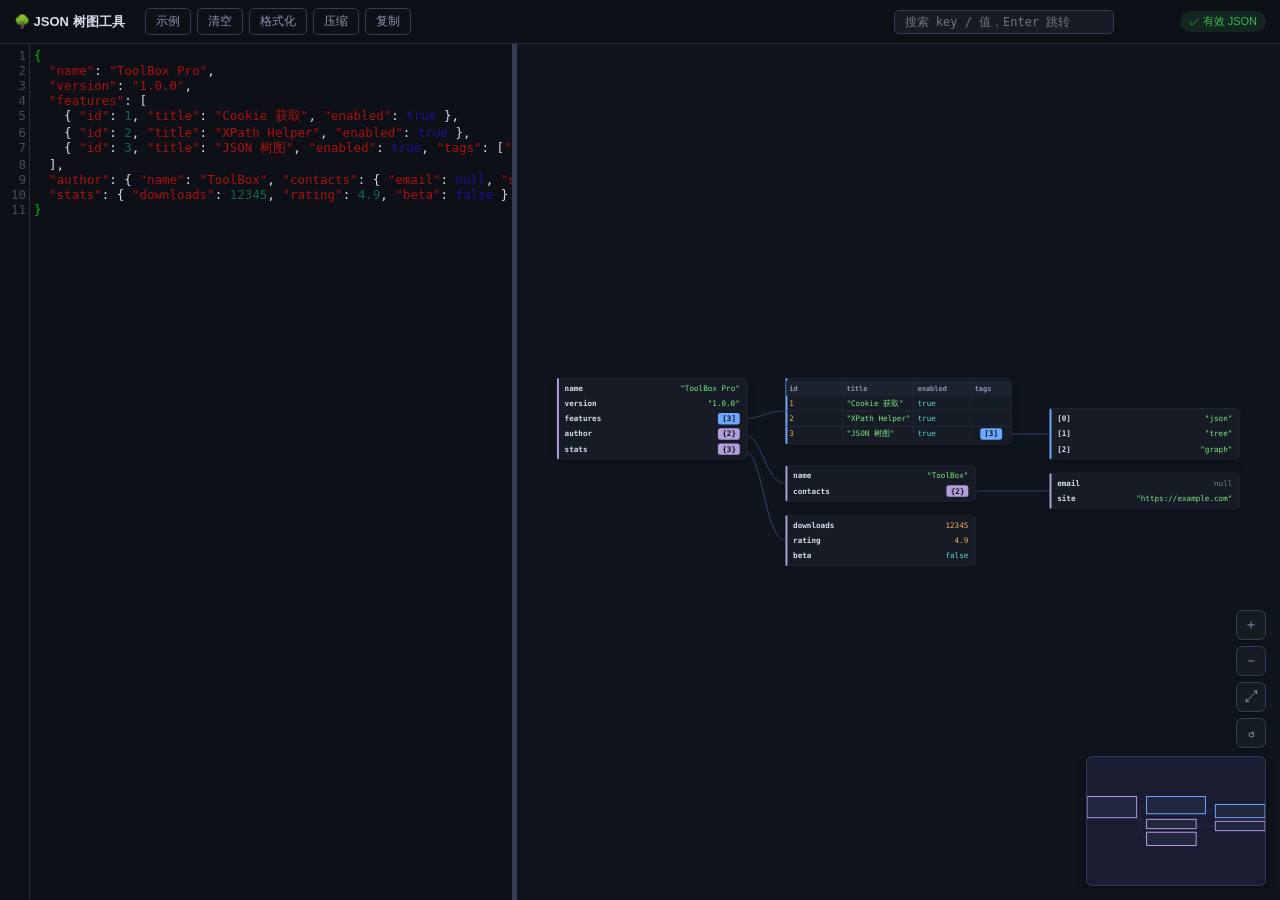
<file: tools/json-tool/index.html>
<!DOCTYPE html>
<html lang="zh-CN">
<head>
  <meta charset="UTF-8">
  <title>JSON 树图工具 - ToolBox Pro</title>
  <link rel="stylesheet" href="../../lib/codemirror/codemirror.css">
  <link rel="stylesheet" href="tool.css">
</head>
<body>
  <header class="jt-toolbar">
    <span class="jt-brand">🌳 JSON 树图工具</span>
    <div class="jt-actions">
      <button id="btn-sample" title="载入示例数据">示例</button>
      <button id="btn-clear" title="清空编辑器">清空</button>
      <button id="btn-format" title="2 空格缩进格式化">格式化</button>
      <button id="btn-minify" title="压缩为一行">压缩</button>
      <button id="btn-copy" title="复制全部内容">复制</button>
    </div>
    <div class="jt-search">
      <input id="search-input" type="text" placeholder="搜索 key / 值，Enter 跳转">
      <span id="search-count"></span>
    </div>
    <span id="validation-status" class="jt-status"></span>
  </header>

  <div class="jt-main">
    <div id="editor-pane"></div>
    <div id="jt-splitter" class="jt-splitter" title="拖动调整分栏宽度"></div>
    <div id="graph-pane">
      <svg id="graph-svg"></svg>
      <div id="graph-empty" class="jt-empty hidden">输入 JSON 后此处显示树图</div>
      <div id="graph-minimap" class="jt-minimap hidden"><svg id="minimap-svg"></svg></div>
      <div class="jt-graph-controls">
        <button id="zoom-in" title="放大">＋</button>
        <button id="zoom-out" title="缩小">－</button>
        <button id="zoom-fit" title="适应画布">⤢</button>
        <button id="zoom-reset" title="重置视图">↺</button>
      </div>
    </div>
  </div>

  <div id="error-bar" class="jt-error-bar hidden"></div>

  <script src="../../lib/codemirror/codemirror.min.js"></script>
  <script src="../../lib/codemirror/mode/javascript/javascript.min.js"></script>
  <script src="../../lib/codemirror/addon/edit/matchbrackets.min.js"></script>
  <script type="module" src="main.js"></script>
</body>
</html>
</file>
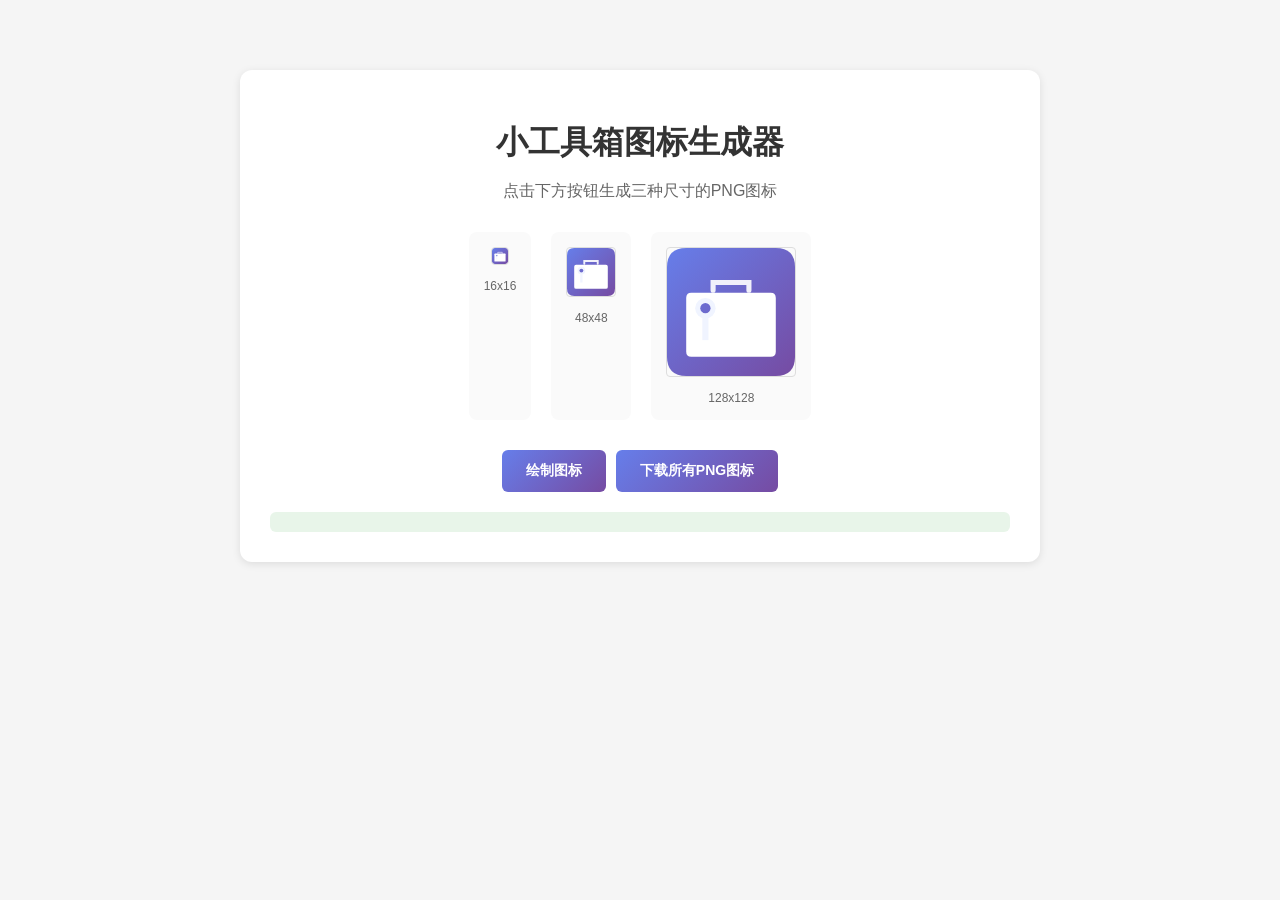
<file: generate-icons.html>
<!DOCTYPE html>
<html lang="zh-CN">
<head>
  <meta charset="UTF-8">
  <meta name="viewport" content="width=device-width, initial-scale=1.0">
  <title>图标生成器 - 小工具箱</title>
  <style>
    body {
      font-family: -apple-system, BlinkMacSystemFont, 'Segoe UI', Roboto, sans-serif;
      max-width: 800px;
      margin: 50px auto;
      padding: 20px;
      background: #f5f5f5;
    }
    .container {
      background: white;
      padding: 30px;
      border-radius: 12px;
      box-shadow: 0 2px 8px rgba(0,0,0,0.1);
    }
    h1 {
      text-align: center;
      margin-bottom: 10px;
      color: #333;
    }
    .description {
      text-align: center;
      color: #666;
      margin-bottom: 30px;
    }
    .canvas-container {
      display: flex;
      flex-wrap: wrap;
      gap: 20px;
      justify-content: center;
      margin: 30px 0;
    }
    .canvas-item {
      text-align: center;
      background: #fafafa;
      padding: 15px;
      border-radius: 8px;
    }
    canvas {
      border: 1px solid #ddd;
      border-radius: 4px;
    }
    .button-group {
      display: flex;
      gap: 10px;
      justify-content: center;
      margin-top: 20px;
    }
    button {
      padding: 12px 24px;
      border: none;
      border-radius: 6px;
      font-size: 14px;
      font-weight: 600;
      cursor: pointer;
      transition: all 0.2s ease;
    }
    .primary-button {
      background: linear-gradient(135deg, #667eea 0%, #764ba2 100%);
      color: white;
    }
    .primary-button:hover {
      transform: translateY(-1px);
      box-shadow: 0 4px 12px rgba(102, 126, 234, 0.4);
    }
    .label {
      display: block;
      margin-top: 10px;
      color: #666;
      font-size: 12px;
    }
    .success {
      text-align: center;
      color: #4caf50;
      font-weight: 600;
      margin-top: 20px;
      padding: 10px;
      background: #e8f5e9;
      border-radius: 6px;
    }
  </style>
</head>
<body>
  <div class="container">
    <h1>小工具箱图标生成器</h1>
    <p class="description">点击下方按钮生成三种尺寸的PNG图标</p>

    <div class="canvas-container">
      <div class="canvas-item">
        <canvas id="canvas16" width="16" height="16"></canvas>
        <span class="label">16x16</span>
      </div>
      <div class="canvas-item">
        <canvas id="canvas48" width="48" height="48"></canvas>
        <span class="label">48x48</span>
      </div>
      <div class="canvas-item">
        <canvas id="canvas128" width="128" height="128"></canvas>
        <span class="label">128x128</span>
      </div>
    </div>

    <div class="button-group">
      <button class="primary-button" onclick="drawIcons()">绘制图标</button>
      <button class="primary-button" onclick="downloadIcons()">下载所有PNG图标</button>
    </div>

    <div id="success" class="success hidden"></div>
  </div>

  <script>
    // 绘制工具箱图标
    function drawToolboxIcon(canvas, size) {
      const ctx = canvas.getContext('2d');
      const scale = size / 128;

      ctx.clearRect(0, 0, size, size);

      // 创建渐变背景
      const gradient = ctx.createLinearGradient(0, 0, size, size);
      gradient.addColorStop(0, '#667eea');
      gradient.addColorStop(1, '#764ba2');
      ctx.fillStyle = gradient;

      // 绘制圆角矩形背景
      const radius = size * 0.15;
      ctx.beginPath();
      ctx.moveTo(radius, 0);
      ctx.lineTo(size - radius, 0);
      ctx.quadraticCurveTo(size, 0, size, radius);
      ctx.lineTo(size, size - radius);
      ctx.quadraticCurveTo(size, size, size - radius, size);
      ctx.lineTo(radius, size);
      ctx.quadraticCurveTo(0, size, 0, size - radius);
      ctx.lineTo(0, radius);
      ctx.quadraticCurveTo(0, 0, radius, 0);
      ctx.closePath();
      ctx.fill();

      // 绘制工具箱图标
      ctx.fillStyle = 'white';
      const padding = size * 0.15;
      const toolboxWidth = size - padding * 2;
      const toolboxHeight = size * 0.5;
      const toolboxX = padding;
      const toolboxY = (size - toolboxHeight) / 2 + size * 0.1;

      // 工具箱主体
      const boxRadius = Math.min(toolboxWidth, toolboxHeight) * 0.08;
      ctx.beginPath();
      ctx.moveTo(toolboxX + boxRadius, toolboxY);
      ctx.lineTo(toolboxX + toolboxWidth - boxRadius, toolboxY);
      ctx.quadraticCurveTo(toolboxX + toolboxWidth, toolboxY, toolboxX + toolboxWidth, toolboxY + boxRadius);
      ctx.lineTo(toolboxX + toolboxWidth, toolboxY + toolboxHeight - boxRadius);
      ctx.quadraticCurveTo(toolboxX + toolboxWidth, toolboxY + toolboxHeight, toolboxX + toolboxWidth - boxRadius, toolboxY + toolboxHeight);
      ctx.lineTo(toolboxX + boxRadius, toolboxY + toolboxHeight);
      ctx.quadraticCurveTo(toolboxX, toolboxY + toolboxHeight, toolboxX, toolboxY + toolboxHeight - boxRadius);
      ctx.lineTo(toolboxX, toolboxY + boxRadius);
      ctx.quadraticCurveTo(toolboxX, toolboxY, toolboxX + boxRadius, toolboxY);
      ctx.closePath();
      ctx.fill();

      // 工具箱把手
      ctx.strokeStyle = 'rgba(255,255,255,0.9)';
      ctx.lineWidth = size * 0.04;
      ctx.lineCap = 'round';
      const handleWidth = toolboxWidth * 0.4;
      const handleHeight = size * 0.12;
      const handleX = (size - handleWidth) / 2;
      const handleY = toolboxY - size * 0.08;

      ctx.beginPath();
      ctx.moveTo(handleX, handleY + handleHeight / 2);
      ctx.lineTo(handleX, handleY);
      ctx.lineTo(handleX + handleWidth, handleY);
      ctx.lineTo(handleX + handleWidth, handleY + handleHeight / 2);
      ctx.stroke();

      // 工具图标（扳手）
      const toolColor = '#f0f4ff';
      ctx.fillStyle = toolColor;

      // 扳手头部
      const wrenchX = size * 0.3;
      const wrenchY = toolboxY + size * 0.12;
      const wrenchSize = size * 0.08;

      ctx.beginPath();
      ctx.arc(wrenchX, wrenchY, wrenchSize, 0, Math.PI * 2);
      ctx.fill();

      // 扳手手柄
      ctx.fillRect(wrenchX - wrenchSize * 0.3, wrenchY, wrenchSize * 0.6, size * 0.25);

      // 扳手开口
      ctx.fillStyle = gradient;
      ctx.beginPath();
      ctx.arc(wrenchX, wrenchY, wrenchSize * 0.5, 0, Math.PI * 2);
      ctx.fill();
    }

    function drawIcons() {
      const canvas16 = document.getElementById('canvas16');
      const canvas48 = document.getElementById('canvas48');
      const canvas128 = document.getElementById('canvas128');

      drawToolboxIcon(canvas16, 16);
      drawToolboxIcon(canvas48, 48);
      drawToolboxIcon(canvas128, 128);
    }

    function downloadIcons() {
      drawIcons();

      const sizes = [16, 48, 128];
      const filenames = {
        16: 'icon16.png',
        48: 'icon48.png',
        128: 'icon128.png'
      };

      sizes.forEach(size => {
        const canvas = document.getElementById(`canvas${size}`);
        const link = document.createElement('a');
        link.download = filenames[size];
        link.href = canvas.toDataURL('image/png');
        link.click();
      });

      const successDiv = document.getElementById('success');
      successDiv.textContent = '✓ 图标已下载，请将文件移动到 chrome-plugin/icons/ 目录';
      successDiv.classList.remove('hidden');
    }

    // 自动绘制预览
    window.onload = drawIcons;
  </script>
</body>
</html>
</file>
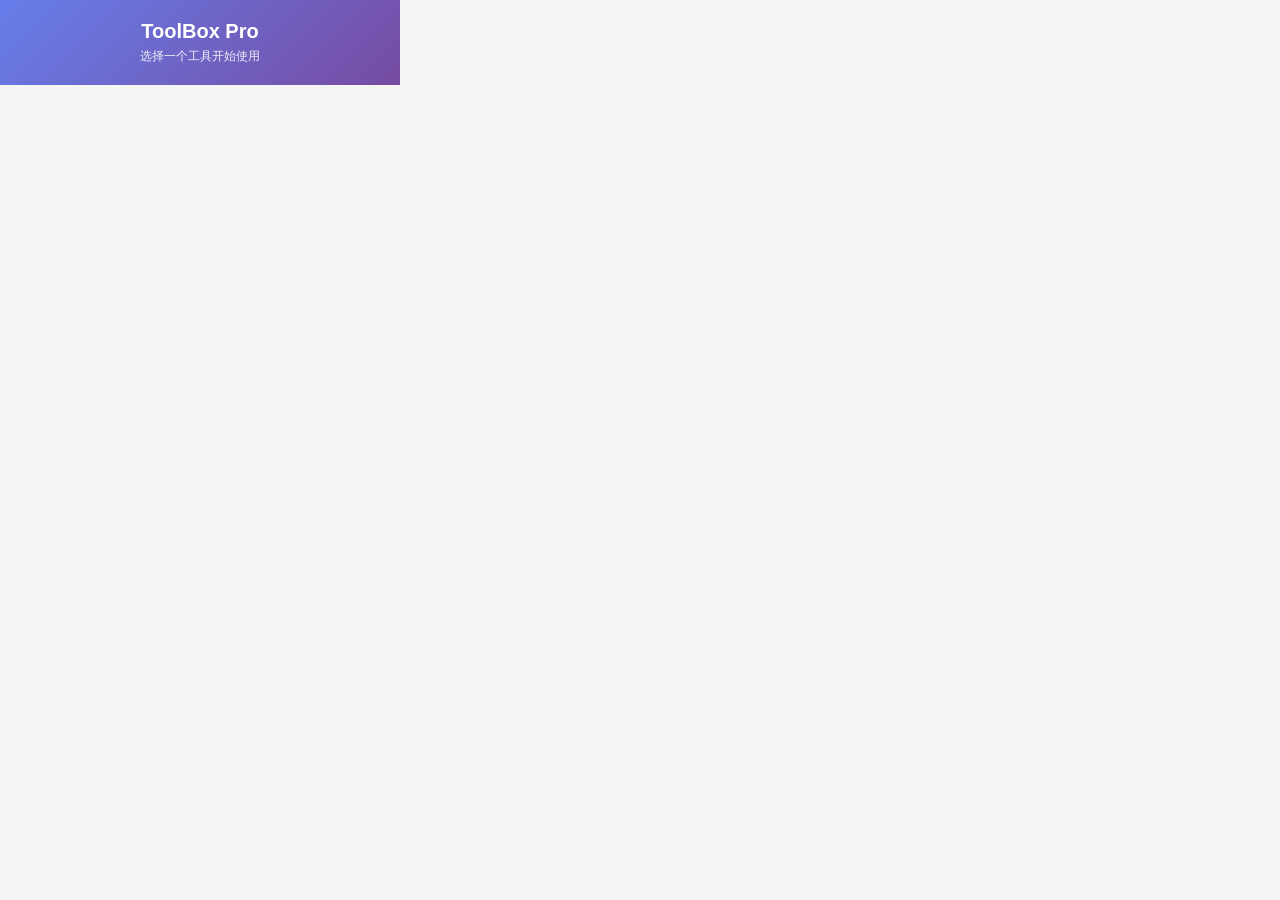
<file: popup/popup.html>
<!DOCTYPE html>
<html lang="zh-CN">
<head>
  <meta charset="UTF-8">
  <meta name="viewport" content="width=device-width, initial-scale=1.0">
  <title>ToolBox Pro</title>
  <link rel="stylesheet" href="popup.css">
  <link rel="stylesheet" href="../tools/cookie-tool/tool.css">
  <link rel="stylesheet" href="../tools/xpath-helper/tool.css">
    <link rel="stylesheet" href="../tools/media-tool/tool.css">
</head>
<body>
  <div id="app">
    <!-- 工具列表视图 -->
    <div id="tool-list-view" class="view">
      <header>
        <h1>ToolBox Pro</h1>
        <p>选择一个工具开始使用</p>
      </header>
      <div id="tool-list" class="tool-list">
        <!-- 工具列表将通过JS动态生成 -->
      </div>
    </div>

    <!-- 工具详情视图 -->
    <div id="tool-detail-view" class="view hidden">
      <div class="tool-header">
        <button id="back-button" class="icon-button">
          <svg width="20" height="20" viewBox="0 0 24 24" fill="none" stroke="currentColor">
            <path d="M19 12H5M12 19l-7-7 7-7"/>
          </svg>
        </button>
        <h2 id="tool-title">工具名称</h2>
      </div>
      <div id="tool-container" class="tool-container">
        <!-- 工具体内容将通过JS动态加载 -->
      </div>
    </div>
  </div>
  <script type="module" src="popup.js"></script>
</body>
</html>
</file>
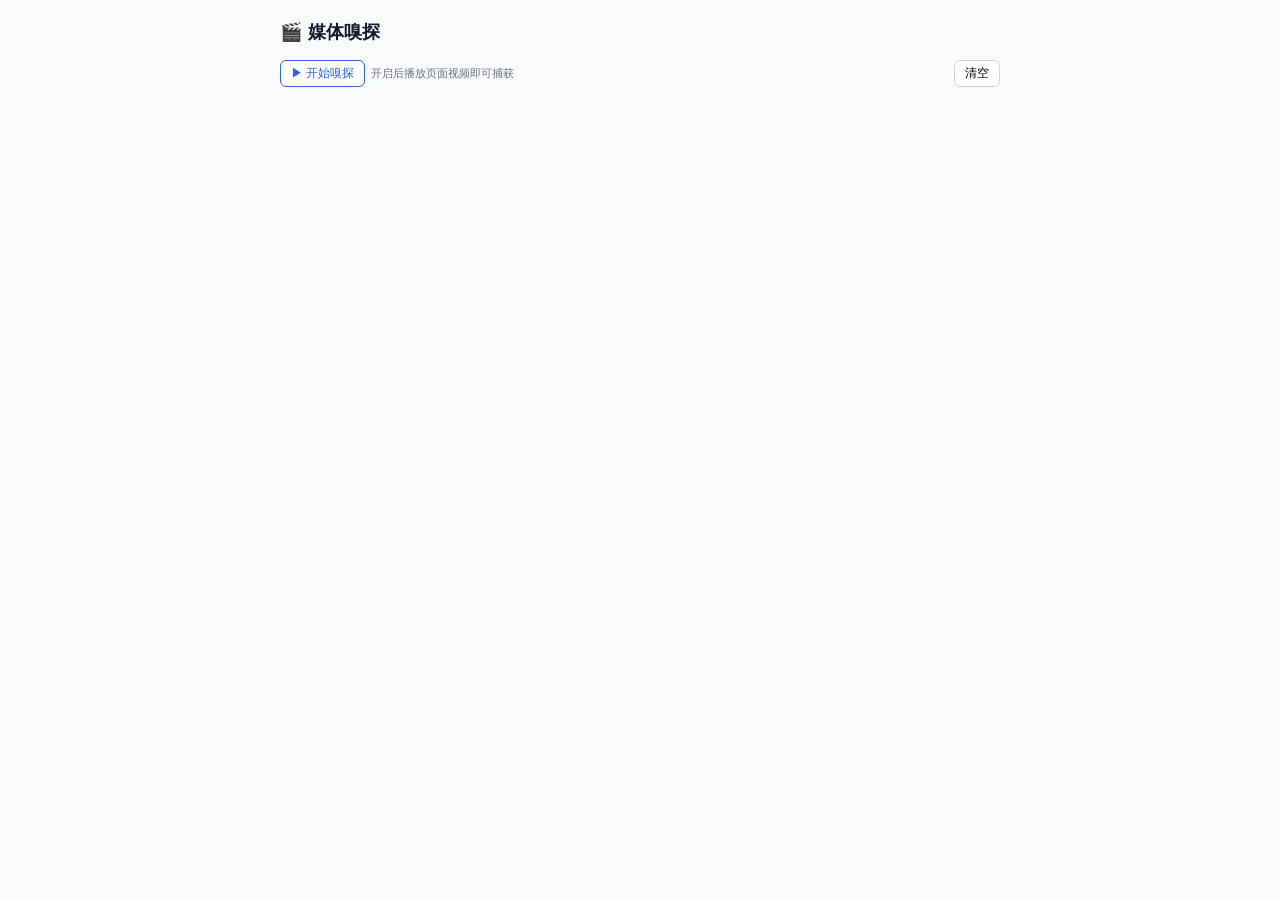
<file: tools/media-tool/page.html>
<!DOCTYPE html>
<html lang="zh-CN">
<head>
  <meta charset="UTF-8">
  <title>媒体嗅探 - ToolBox Pro</title>
  <link rel="stylesheet" href="tool.css">
  <style>
    body {
      margin: 0;
      font-family: system-ui, -apple-system, 'Segoe UI', 'Microsoft YaHei', sans-serif;
      background: #f9fafb;
      color: #111827;
    }

    .media-page {
      max-width: 720px;
      margin: 0 auto;
      padding: 20px 16px;
    }

    .media-page h1 {
      font-size: 18px;
      margin: 0 0 16px;
    }

    .media-page .media-item {
      background: #fff;
    }
  </style>
</head>
<body>
  <div class="media-page">
    <h1>🎬 媒体嗅探</h1>
    <div id="media-tool-root"></div>
  </div>
  <script type="module" src="page.js"></script>
</body>
</html>
</file>
<file: lib/codemirror/codemirror.css>
.CodeMirror{font-family:monospace;height:300px;color:#000;direction:ltr}.CodeMirror-lines{padding:4px 0}.CodeMirror pre.CodeMirror-line,.CodeMirror pre.CodeMirror-line-like{padding:0 4px}.CodeMirror-gutter-filler,.CodeMirror-scrollbar-filler{background-color:#fff}.CodeMirror-gutters{border-right:1px solid #ddd;background-color:#f7f7f7;white-space:nowrap}.CodeMirror-linenumber{padding:0 3px 0 5px;min-width:20px;text-align:right;color:#999;white-space:nowrap}.CodeMirror-guttermarker{color:#000}.CodeMirror-guttermarker-subtle{color:#999}.CodeMirror-cursor{border-left:1px solid #000;border-right:none;width:0}.CodeMirror div.CodeMirror-secondarycursor{border-left:1px solid silver}.cm-fat-cursor .CodeMirror-cursor{width:auto;border:0!important;background:#7e7}.cm-fat-cursor div.CodeMirror-cursors{z-index:1}.cm-fat-cursor .CodeMirror-line::selection,.cm-fat-cursor .CodeMirror-line>span::selection,.cm-fat-cursor .CodeMirror-line>span>span::selection{background:0 0}.cm-fat-cursor .CodeMirror-line::-moz-selection,.cm-fat-cursor .CodeMirror-line>span::-moz-selection,.cm-fat-cursor .CodeMirror-line>span>span::-moz-selection{background:0 0}.cm-fat-cursor{caret-color:transparent}@-moz-keyframes blink{50%{background-color:transparent}}@-webkit-keyframes blink{50%{background-color:transparent}}@keyframes blink{50%{background-color:transparent}}.cm-tab{display:inline-block;text-decoration:inherit}.CodeMirror-rulers{position:absolute;left:0;right:0;top:-50px;bottom:0;overflow:hidden}.CodeMirror-ruler{border-left:1px solid #ccc;top:0;bottom:0;position:absolute}.cm-s-default .cm-header{color:#00f}.cm-s-default .cm-quote{color:#090}.cm-negative{color:#d44}.cm-positive{color:#292}.cm-header,.cm-strong{font-weight:700}.cm-em{font-style:italic}.cm-link{text-decoration:underline}.cm-strikethrough{text-decoration:line-through}.cm-s-default .cm-keyword{color:#708}.cm-s-default .cm-atom{color:#219}.cm-s-default .cm-number{color:#164}.cm-s-default .cm-def{color:#00f}.cm-s-default .cm-variable-2{color:#05a}.cm-s-default .cm-type,.cm-s-default .cm-variable-3{color:#085}.cm-s-default .cm-comment{color:#a50}.cm-s-default .cm-string{color:#a11}.cm-s-default .cm-string-2{color:#f50}.cm-s-default .cm-meta{color:#555}.cm-s-default .cm-qualifier{color:#555}.cm-s-default .cm-builtin{color:#30a}.cm-s-default .cm-bracket{color:#997}.cm-s-default .cm-tag{color:#170}.cm-s-default .cm-attribute{color:#00c}.cm-s-default .cm-hr{color:#999}.cm-s-default .cm-link{color:#00c}.cm-s-default .cm-error{color:red}.cm-invalidchar{color:red}.CodeMirror-composing{border-bottom:2px solid}div.CodeMirror span.CodeMirror-matchingbracket{color:#0b0}div.CodeMirror span.CodeMirror-nonmatchingbracket{color:#a22}.CodeMirror-matchingtag{background:rgba(255,150,0,.3)}.CodeMirror-activeline-background{background:#e8f2ff}.CodeMirror{position:relative;overflow:hidden;background:#fff}.CodeMirror-scroll{overflow:scroll!important;margin-bottom:-50px;margin-right:-50px;padding-bottom:50px;height:100%;outline:0;position:relative;z-index:0}.CodeMirror-sizer{position:relative;border-right:50px solid transparent}.CodeMirror-gutter-filler,.CodeMirror-hscrollbar,.CodeMirror-scrollbar-filler,.CodeMirror-vscrollbar{position:absolute;z-index:6;display:none;outline:0}.CodeMirror-vscrollbar{right:0;top:0;overflow-x:hidden;overflow-y:scroll}.CodeMirror-hscrollbar{bottom:0;left:0;overflow-y:hidden;overflow-x:scroll}.CodeMirror-scrollbar-filler{right:0;bottom:0}.CodeMirror-gutter-filler{left:0;bottom:0}.CodeMirror-gutters{position:absolute;left:0;top:0;min-height:100%;z-index:3}.CodeMirror-gutter{white-space:normal;height:100%;display:inline-block;vertical-align:top;margin-bottom:-50px}.CodeMirror-gutter-wrapper{position:absolute;z-index:4;background:0 0!important;border:none!important}.CodeMirror-gutter-background{position:absolute;top:0;bottom:0;z-index:4}.CodeMirror-gutter-elt{position:absolute;cursor:default;z-index:4}.CodeMirror-gutter-wrapper ::selection{background-color:transparent}.CodeMirror-gutter-wrapper ::-moz-selection{background-color:transparent}.CodeMirror-lines{cursor:text;min-height:1px}.CodeMirror pre.CodeMirror-line,.CodeMirror pre.CodeMirror-line-like{-moz-border-radius:0;-webkit-border-radius:0;border-radius:0;border-width:0;background:0 0;font-family:inherit;font-size:inherit;margin:0;white-space:pre;word-wrap:normal;line-height:inherit;color:inherit;z-index:2;position:relative;overflow:visible;-webkit-tap-highlight-color:transparent;-webkit-font-variant-ligatures:contextual;font-variant-ligatures:contextual}.CodeMirror-wrap pre.CodeMirror-line,.CodeMirror-wrap pre.CodeMirror-line-like{word-wrap:break-word;white-space:pre-wrap;word-break:normal}.CodeMirror-linebackground{position:absolute;left:0;right:0;top:0;bottom:0;z-index:0}.CodeMirror-linewidget{position:relative;z-index:2;padding:.1px}.CodeMirror-rtl pre{direction:rtl}.CodeMirror-code{outline:0}.CodeMirror-gutter,.CodeMirror-gutters,.CodeMirror-linenumber,.CodeMirror-scroll,.CodeMirror-sizer{-moz-box-sizing:content-box;box-sizing:content-box}.CodeMirror-measure{position:absolute;width:100%;height:0;overflow:hidden;visibility:hidden}.CodeMirror-cursor{position:absolute;pointer-events:none}.CodeMirror-measure pre{position:static}div.CodeMirror-cursors{visibility:hidden;position:relative;z-index:3}div.CodeMirror-dragcursors{visibility:visible}.CodeMirror-focused div.CodeMirror-cursors{visibility:visible}.CodeMirror-selected{background:#d9d9d9}.CodeMirror-focused .CodeMirror-selected{background:#d7d4f0}.CodeMirror-crosshair{cursor:crosshair}.CodeMirror-line::selection,.CodeMirror-line>span::selection,.CodeMirror-line>span>span::selection{background:#d7d4f0}.CodeMirror-line::-moz-selection,.CodeMirror-line>span::-moz-selection,.CodeMirror-line>span>span::-moz-selection{background:#d7d4f0}.cm-searching{background-color:#ffa;background-color:rgba(255,255,0,.4)}.cm-force-border{padding-right:.1px}@media print{.CodeMirror div.CodeMirror-cursors{visibility:hidden}}.cm-tab-wrap-hack:after{content:''}span.CodeMirror-selectedtext{background:0 0}
</file>
<file: tools/json-tool/tool.css>
/* JSON 树图工具全屏页样式 —— 暗色 IDE 主题
   原则:chrome 低对比(分层冷蓝灰),饱和度只留给 JSON 类型语义色与交互反馈;
   六类型色与编辑器语法高亮同源(见 TYPE_COLORS / .cm-* token 色),两栏零翻译成本 */
:root {
  --bg-app: #0d1017;        /* 页面最底层 / 顶栏 / 编辑器 */
  --bg-graph: #10141d;      /* 树图画布 */
  --bg-panel: #161b26;      /* 表格卡 */
  --bg-raised: #1c2330;     /* hover / 表头 / 按钮悬停 */
  --border: #262e40;        /* 卡边 / 网格线 */
  --border-strong: #333d55; /* 控件边 / splitter */
  --text-primary: #d7dced;
  --text-secondary: #8b95ad;
  --accent: #a5a8ff;        /* 品牌紫暗色可用版:焦点/选中/光标 */
  --accent-dim: #7c7ff2;
  --c-object: #b39ddb;
  --c-array: #6ca8ff;
  --c-string: #7ee787;
  --c-number: #f4a960;
  --c-boolean: #5fd3d3;
  --c-null: #7d8590;
  --c-error: #ff6b6b;
  --c-ok: #3fb950;
  --mono: 'JetBrains Mono', 'Cascadia Code', Consolas, Menlo, monospace;
  --ui: -apple-system, BlinkMacSystemFont, 'Segoe UI', Roboto, sans-serif;
}

* { box-sizing: border-box; margin: 0; padding: 0; }

html, body { height: 100%; }

body {
  font-family: var(--ui);
  display: flex;
  flex-direction: column;
  background: var(--bg-app);
  color: var(--text-primary);
  overflow: hidden;
}

/* ── 顶栏 ─────────────────────────── */
.jt-toolbar {
  display: flex;
  align-items: center;
  gap: 12px;
  padding: 8px 14px;
  background: var(--bg-app);
  border-bottom: 1px solid var(--border);
  flex-wrap: wrap;
}

.jt-brand { font: 600 13px var(--ui); color: var(--text-primary); margin-right: 8px; }

.jt-actions { display: flex; gap: 6px; }

.jt-actions button {
  padding: 4px 10px;
  border: 1px solid var(--border-strong);
  border-radius: 5px;
  background: transparent;
  color: var(--text-secondary);
  font: 500 12px var(--ui);
  cursor: pointer;
  transition: background 0.12s, color 0.12s, border-color 0.12s;
}

.jt-actions button:hover { background: var(--bg-raised); color: var(--text-primary); border-color: #404b68; }

.jt-actions button:focus-visible,
.jt-search input:focus-visible { outline: 1px solid var(--accent-dim); outline-offset: 1px; }

.jt-search { display: flex; align-items: center; gap: 6px; margin-left: auto; }

/* 搜的是 key / 值,按代码对待:等宽 */
.jt-search input {
  width: 220px;
  padding: 4px 10px;
  border: 1px solid var(--border-strong);
  border-radius: 5px;
  background: var(--bg-panel);
  color: var(--text-primary);
  font: 12px var(--mono);
  outline: none;
  transition: border-color 0.12s;
}

.jt-search input:focus { border-color: var(--accent-dim); }

#search-count { font: 12px var(--ui); color: var(--text-secondary); min-width: 48px; }

.jt-status { font: 500 11px var(--ui); padding: 3px 9px; border-radius: 10px; }
.jt-status.ok { color: var(--c-ok); background: rgba(63, 185, 80, 0.12); }
.jt-status.error { color: var(--c-error); background: rgba(255, 107, 107, 0.12); }

/* ── 主区域 ─────────────────────────── */
.jt-main { flex: 1; display: flex; min-height: 0; }

/* 默认编辑器:树图 = 4:6，可拖动分隔条调整 */
#editor-pane { flex: 0 0 40%; min-width: 0; }

.jt-splitter {
  flex: 0 0 5px;
  cursor: col-resize;
  background: var(--border-strong);
  transition: background 0.15s;
}

.jt-splitter:hover,
.jt-splitter.active { background: var(--accent-dim); }

#graph-pane { flex: 1 1 auto; position: relative; background: var(--bg-graph); overflow: hidden; }

#graph-svg {
  position: absolute;
  inset: 0;
  width: 100%;
  height: 100%;
  cursor: grab;
}

#graph-svg:active { cursor: grabbing; }

.jt-graph-controls {
  position: absolute;
  right: 14px;
  bottom: 152px;
  display: flex;
  flex-direction: column;
  gap: 6px;
}

.jt-graph-controls button {
  width: 30px;
  height: 30px;
  border-radius: 6px;
  border: 1px solid var(--border-strong);
  background: var(--bg-panel);
  font-size: 14px;
  cursor: pointer;
  color: var(--text-secondary);
  box-shadow: 0 1px 3px rgba(0, 0, 0, 0.4);
}

.jt-graph-controls button:hover { background: var(--bg-raised); color: var(--text-primary); }

/* ── 缩略图 ─────────────────────────── */
.jt-minimap {
  position: absolute;
  right: 14px;
  bottom: 14px;
  width: 180px;
  height: 130px;
  background: rgba(13, 16, 23, 0.92);
  border: 1px solid var(--border-strong);
  border-radius: 6px;
  overflow: hidden;
  cursor: pointer;
  box-shadow: 0 2px 8px rgba(0, 0, 0, 0.5);
  z-index: 5;
}

.jt-minimap svg { width: 100%; height: 100%; display: block; }

.jt-minimap.hidden { display: none; }

.mm-viewport {
  fill: rgba(124, 127, 242, 0.12);
  stroke: var(--accent-dim);
  stroke-width: 1.5;
}

.jt-empty {
  position: absolute;
  inset: 0;
  display: flex;
  align-items: center;
  justify-content: center;
  color: var(--text-secondary);
  font-size: 13px;
  pointer-events: none;
}

.jt-empty.hidden { display: none; }

/* ── 错误条 ─────────────────────────── */
.jt-error-bar {
  position: fixed;
  bottom: 16px;
  left: 50%;
  transform: translateX(-50%);
  background: #2a1417;
  border: 1px solid rgba(255, 107, 107, 0.45);
  color: var(--c-error);
  padding: 7px 14px;
  border-radius: 6px;
  font: 12px var(--mono);
  cursor: pointer;
  box-shadow: 0 4px 12px rgba(0, 0, 0, 0.5);
  z-index: 10;
  max-width: 80vw;
  white-space: nowrap;
  overflow: hidden;
  text-overflow: ellipsis;
}

.jt-error-bar.hidden { display: none; }

/* ── 编辑器(CodeMirror 暗色覆盖,token 色与树图同源) ── */
#editor-pane .CodeMirror {
  height: 100%;
  font-size: 12.5px;
  font-family: var(--mono);
  background: var(--bg-app);
  color: var(--text-primary);
}

.CodeMirror-gutters { background: var(--bg-app); border-right: 1px solid var(--border); }
.CodeMirror-linenumber { color: #414b63; }
.CodeMirror-scrollbar-filler, .CodeMirror-gutter-filler { background: var(--bg-app); }
#editor-pane ::-webkit-scrollbar { width: 10px; height: 10px; }
#editor-pane ::-webkit-scrollbar-thumb { background: #2c3247; border-radius: 5px; }
#editor-pane ::-webkit-scrollbar-thumb:hover { background: #3a4159; }
#editor-pane ::-webkit-scrollbar-track { background: transparent; }
.CodeMirror-cursor { border-left: 2px solid var(--accent); }
.CodeMirror-selected { background: rgba(124, 127, 242, 0.22); }
.CodeMirror-focused .CodeMirror-selected { background: rgba(124, 127, 242, 0.28); }
.CodeMirror-matchedbracket { color: var(--accent) !important; background: rgba(124, 127, 242, 0.18); }

/* JSON token:key 冷白,值按类型着色(同树图 .tg-t-*) */
.cm-property { color: var(--text-primary); }
.cm-string, .cm-string-2 { color: var(--c-string); }
.cm-number { color: var(--c-number); }
.cm-atom { color: var(--c-boolean); } /* true / false / null */
.cm-keyword { color: var(--c-boolean); }
.cm-comment { color: #565f78; }

/* ── 树图(表格布局) ───────────────── */
.tg-edge {
  fill: none;
  stroke: #39446a;
  stroke-width: 1.5;
  transition: stroke 0.12s, stroke-width 0.12s, opacity 0.12s;
}

/* hover 血缘:命中的边加粗变紫、目标表格描边亮起,其余边/表淡化 */
.tg-edge.lineage { stroke: var(--accent-dim); stroke-width: 2.5; }
.tg-edge.faded { opacity: 0.15; }

.tg-table { transition: opacity 0.12s; }
.tg-table.lineage .tg-table-bg { stroke: var(--accent-dim); stroke-width: 1.5; }
.tg-table.faded { opacity: 0.45; }

.tg-row.lineage-src .tg-row-bg,
.tg-cell.lineage-src .tg-cell-bg { fill: rgba(165, 168, 255, 0.18); }

.tg-table-bg {
  fill: var(--bg-panel);
  stroke: var(--border);
  stroke-width: 1;
  filter: drop-shadow(0 2px 6px rgba(0, 0, 0, 0.35));
}

.tg-row { cursor: pointer; }
.tg-row-bg { fill: transparent; }
.tg-row:hover .tg-row-bg { fill: var(--bg-raised); }

.tg-key { font: 600 12px var(--mono); fill: var(--text-primary); }
.tg-val { font: 400 12px var(--mono); fill: var(--text-secondary); }
.tg-t-string { fill: var(--c-string); }
.tg-t-number { fill: var(--c-number); }
.tg-t-boolean { fill: var(--c-boolean); }
.tg-t-null { fill: var(--c-null); }
.tg-badge { font: 700 12px var(--mono); } /* fill 内联为类型色 */
.tg-badge-hit { cursor: pointer; }
.tg-empty-row { font: 12px var(--mono); fill: #4a5470; }

.tg-row.matched .tg-row-bg { fill: rgba(244, 169, 96, 0.16); }
.tg-row.current .tg-row-bg { fill: rgba(244, 169, 96, 0.3); }
.tg-row.dim { opacity: 0.18; }
.tg-row.focused .tg-row-bg { fill: rgba(165, 168, 255, 0.13); }

/* ── 网格表格(对象数组) ────────────── */
.tg-grid-head { fill: var(--bg-raised); }
.tg-grid-head-text { font: 600 11px var(--mono); fill: var(--text-secondary); }
.tg-grid-line { stroke: var(--border); stroke-width: 1; }

.tg-grid-row { cursor: pointer; }
.tg-grid-row:hover .tg-row-bg { fill: transparent; } /* 行 hover 交给单元格，避免叠加 */
.tg-grid-row.focused .tg-row-bg { fill: rgba(165, 168, 255, 0.13); }

.tg-cell { cursor: pointer; }
.tg-cell-bg { fill: transparent; }
.tg-cell:hover .tg-cell-bg { fill: rgba(255, 255, 255, 0.04); }
.tg-cell.matched .tg-cell-bg { fill: rgba(244, 169, 96, 0.16); }
.tg-cell.current .tg-cell-bg { fill: rgba(244, 169, 96, 0.3); }
.tg-cell.dim { opacity: 0.18; }
.tg-cell.focused .tg-cell-bg { fill: rgba(165, 168, 255, 0.13); }

/* ── 编辑器联动 / 搜索高亮 ──────────── */
.CodeMirror { font-family: var(--mono); }
.cm-sync-highlight { background: rgba(255, 224, 130, 0.25); }
.cm-search-match { background: rgba(255, 224, 130, 0.18); }
</file>
<file: popup/popup.css>
/* 全局样式 */
* {
  box-sizing: border-box;
  margin: 0;
  padding: 0;
}

body {
  font-family: -apple-system, BlinkMacSystemFont, 'Segoe UI', Roboto, sans-serif;
  width: 400px;
  min-height: 500px;
  background-color: #f5f5f5;
  color: #333;
}

#app {
  display: flex;
  flex-direction: column;
  height: 100%;
}

/* 视图管理 */
.view {
  display: flex;
  flex-direction: column;
  height: 100%;
  transition: all 0.3s ease;
}

.view.hidden {
  display: none;
}

/* 头部样式 - 渐变紫色主题 */
header {
  padding: 20px;
  background: linear-gradient(135deg, #667eea 0%, #764ba2 100%);
  color: white;
  text-align: center;
}

header h1 {
  font-size: 20px;
  margin-bottom: 5px;
}

header p {
  font-size: 12px;
  opacity: 0.9;
}

/* 工具列表样式 */
.tool-list {
  flex: 1;
  overflow-y: auto;
  padding: 10px;
}

.tool-card {
  background: white;
  border-radius: 8px;
  padding: 15px;
  margin-bottom: 10px;
  cursor: pointer;
  transition: all 0.2s ease;
  box-shadow: 0 2px 4px rgba(0,0,0,0.1);
}

.tool-card:hover {
  transform: translateY(-2px);
  box-shadow: 0 4px 8px rgba(0,0,0,0.15);
}

/* 可用性预检不通过：置灰不可点 */
.tool-card.disabled {
  cursor: not-allowed;
  opacity: 0.55;
}

.tool-card.disabled:hover {
  transform: none;
  box-shadow: 0 2px 4px rgba(0,0,0,0.1);
}

.tool-card .tool-unavailable {
  color: #d97706;
  font-size: 12px;
  margin: 4px 0 0;
}

.tool-card h3 {
  font-size: 16px;
  margin-bottom: 5px;
  color: #333;
}

.tool-card p {
  font-size: 13px;
  color: #666;
  line-height: 1.4;
}

.tool-card .tool-icon {
  font-size: 24px;
  margin-right: 10px;
  display: inline-block;
  vertical-align: middle;
}

/* 直接执行工具的消息提示 */
.direct-message {
  position: fixed;
  top: 50%;
  left: 50%;
  transform: translate(-50%, -50%);
  background: white;
  padding: 20px 30px;
  border-radius: 8px;
  box-shadow: 0 4px 20px rgba(0,0,0,0.2);
  z-index: 100;
  font-size: 14px;
  font-weight: 600;
  animation: fadeIn 0.2s ease;
}

@keyframes fadeIn {
  from { opacity: 0; transform: translate(-50%, -50%) scale(0.9); }
  to { opacity: 1; transform: translate(-50%, -50%) scale(1); }
}

.direct-info {
  color: #667eea;
}

.direct-error {
  color: #c33;
}

/* 工具详情视图 */
.tool-header {
  display: flex;
  align-items: center;
  padding: 15px;
  background: white;
  border-bottom: 1px solid #eee;
}

.icon-button {
  background: none;
  border: none;
  cursor: pointer;
  padding: 5px;
  margin-right: 10px;
  color: #666;
  transition: color 0.2s;
}

.icon-button:hover {
  color: #333;
}

#tool-title {
  flex: 1;
  font-size: 18px;
  color: #333;
}

.tool-container {
  flex: 1;
  overflow-y: auto;
  padding: 15px;
  background: #fafafa;
}

/* 加载状态 */
.loading {
  display: flex;
  justify-content: center;
  align-items: center;
  height: 100%;
  color: #999;
}

/* 滚动条样式 */
::-webkit-scrollbar {
  width: 6px;
}

::-webkit-scrollbar-track {
  background: #f1f1f1;
}

::-webkit-scrollbar-thumb {
  background: #ccc;
  border-radius: 3px;
}

::-webkit-scrollbar-thumb:hover {
  background: #999;
}

/* 主按钮样式 */
.primary-button {
  padding: 10px 20px;
  background: linear-gradient(135deg, #667eea 0%, #764ba2 100%);
  color: white;
  border: none;
  border-radius: 8px;
  font-size: 14px;
  font-weight: 500;
  cursor: pointer;
  transition: all 0.2s ease;
  box-shadow: 0 2px 4px rgba(102, 126, 234, 0.3);
  width: 100%;
}

.primary-button:hover {
  transform: translateY(-1px);
  box-shadow: 0 4px 8px rgba(102, 126, 234, 0.4);
}

.primary-button:active {
  transform: translateY(0);
  box-shadow: 0 1px 3px rgba(102, 126, 234, 0.3);
}

.primary-button:disabled {
  background: #ccc;
  cursor: not-allowed;
  box-shadow: none;
  transform: none;
}

.primary-button:disabled:hover {
  transform: none;
}
</file>
<file: tools/cookie-tool/tool.css>
.cookie-tool {
  display: flex;
  flex-direction: column;
  gap: 15px;
}

.tool-controls {
  display: flex;
  gap: 10px;
  flex-wrap: wrap;
}

.format-selector {
  display: flex;
  align-items: center;
  gap: 15px;
  padding: 10px 15px;
  background: #f5f5f5;
  border-radius: 6px;
  flex-wrap: wrap;
}

.format-label {
  font-size: 13px;
  font-weight: 600;
  color: #555;
}

.format-option {
  display: flex;
  align-items: center;
  gap: 5px;
  cursor: pointer;
  font-size: 13px;
  color: #333;
  transition: color 0.2s;
}

.format-option:hover {
  color: #667eea;
}

.format-option input[type="radio"] {
  cursor: pointer;
  accent-color: #667eea;
}

.format-option input[type="radio"]:checked + span {
  color: #667eea;
  font-weight: 600;
}

.primary-button,
.secondary-button {
  flex: 1;
  min-width: 120px;
  padding: 12px 20px;
  border: none;
  border-radius: 6px;
  font-size: 14px;
  font-weight: 600;
  cursor: pointer;
  transition: all 0.2s ease;
}

.primary-button {
  background: linear-gradient(135deg, #667eea 0%, #764ba2 100%);
  color: white;
}

.primary-button:hover:not(:disabled) {
  transform: translateY(-1px);
  box-shadow: 0 4px 12px rgba(102, 126, 234, 0.4);
}

.primary-button:disabled {
  background: #ccc;
  cursor: not-allowed;
}

.secondary-button {
  background: white;
  color: #667eea;
  border: 2px solid #667eea;
}

.secondary-button:hover:not(:disabled) {
  background: #f0f4ff;
}

.secondary-button:disabled {
  border-color: #ccc;
  color: #ccc;
  cursor: not-allowed;
}

.cookie-results {
  background: white;
  border-radius: 8px;
  padding: 15px;
  box-shadow: 0 2px 4px rgba(0,0,0,0.1);
}

.cookie-header {
  display: flex;
  justify-content: space-between;
  align-items: center;
  margin-bottom: 15px;
  padding-bottom: 10px;
  border-bottom: 2px solid #f0f0f0;
}

.cookie-header h3 {
  font-size: 16px;
  color: #333;
}

.cookie-count {
  font-size: 12px;
  color: #666;
  background: #f0f0f0;
  padding: 4px 8px;
  border-radius: 12px;
}

.cookie-list {
  max-height: 300px;
  overflow-y: auto;
}

.cookie-item {
  padding: 10px;
  margin-bottom: 8px;
  background: #f9f9f9;
  border-radius: 4px;
  border-left: 3px solid #667eea;
  font-size: 13px;
}

.cookie-item:last-child {
  margin-bottom: 0;
}

.cookie-name {
  font-weight: 600;
  color: #333;
  margin-bottom: 2px;
}

.cookie-value {
  color: #666;
  word-break: break-all;
  font-family: monospace;
}

.error-message {
  background: #fee;
  color: #c33;
  padding: 15px;
  border-radius: 8px;
  text-align: center;
}

.error-details {
  font-size: 12px;
  margin-top: 5px;
  color: #999;
}

.cookie-message {
  background: #e8f5e9;
  color: #2e7d32;
  padding: 15px;
  border-radius: 8px;
  text-align: center;
  font-weight: 600;
}

.hidden {
  display: none !important;
}
</file>
<file: tools/xpath-helper/tool.css>
/* XPath Helper Tool Styles */

.xpath-tool {
  padding: 8px 0;
}

.xpath-tool-intro {
  margin-bottom: 12px;
}

.xpath-tool-intro p {
  margin: 0;
  color: #666;
  font-size: 13px;
  line-height: 1.5;
}

/* Copy option styles */
.copy-option-group {
  margin-bottom: 16px;
  padding: 12px;
  background: #f8f9fa;
  border-radius: 8px;
}

.copy-option-label {
  display: block;
  font-size: 13px;
  font-weight: 500;
  color: #333;
  margin-bottom: 8px;
}

.copy-options {
  display: flex;
  flex-wrap: wrap;
  gap: 8px;
}

.copy-option {
  display: flex;
  align-items: center;
  gap: 4px;
  cursor: pointer;
  font-size: 12px;
  color: #555;
  padding: 4px 8px;
  background: white;
  border-radius: 4px;
  border: 1px solid #ddd;
  transition: all 0.15s ease;
}

.copy-option:hover {
  border-color: #667eea;
  color: #667eea;
}

.copy-option input[type="radio"] {
  margin: 0;
  accent-color: #667eea;
  cursor: pointer;
}

.copy-option:has(input:checked) {
  background: linear-gradient(135deg, rgba(102, 126, 234, 0.1) 0%, rgba(118, 75, 162, 0.1) 100%);
  border-color: #667eea;
  color: #667eea;
  font-weight: 500;
}

.xpath-tool .tool-controls {
  margin-bottom: 16px;
}

.xpath-status {
  padding: 12px;
  border-radius: 6px;
  font-size: 14px;
  line-height: 1.4;
}

.xpath-status.hidden {
  display: none;
}

.xpath-status.info {
  background: #e3f2fd;
  color: #1565c0;
}

.xpath-status.success {
  background: #e8f5e9;
  color: #2e7d32;
}

.xpath-status.error {
  background: #ffebee;
  color: #c62828;
}

/* Result display styles */
.xpath-result {
  margin-top: 16px;
  padding: 12px;
  background: #f8f9fa;
  border-radius: 8px;
}

.xpath-result.hidden {
  display: none;
}

.xpath-result-header {
  font-size: 13px;
  font-weight: 500;
  color: #2e7d32;
  margin-bottom: 12px;
}

.xpath-result-row {
  margin-bottom: 8px;
  display: flex;
  align-items: center;
  gap: 8px;
  flex-wrap: wrap;
}

.xpath-result-row:last-child {
  margin-bottom: 0;
}

.xpath-result-label {
  font-size: 12px;
  font-weight: 500;
  color: #555;
  min-width: 55px;
}

.xpath-result-code {
  flex: 1;
  padding: 4px 8px;
  background: white;
  border: 1px solid #ddd;
  border-radius: 4px;
  font-size: 11px;
  word-break: break-all;
  color: #333;
  line-height: 1.4;
}

.xpath-result-copy-btn {
  padding: 4px 10px;
  font-size: 12px;
  background: #667eea;
  color: white;
  border: none;
  border-radius: 4px;
  cursor: pointer;
  transition: background 0.15s ease;
}

.xpath-result-copy-btn:hover {
  background: #5568d3;
}
</file>
<file: tools/media-tool/tool.css>
/* 媒体嗅探工具样式 */
.media-tool {
  display: flex;
  flex-direction: column;
  gap: 10px;
}

.media-toolbar {
  display: flex;
  align-items: center;
  gap: 6px;
}

.media-toggle-btn {
  border: 1px solid #2563eb;
  color: #2563eb;
  background: #fff;
  border-radius: 6px;
  padding: 4px 10px;
  font-size: 12px;
  cursor: pointer;
  flex-shrink: 0;
}

.media-toggle-btn.active {
  background: #2563eb;
  color: #fff;
}

.media-hint {
  flex: 1;
  min-width: 0;
  font-size: 11px;
  color: #6b7280;
  white-space: nowrap;
  overflow: hidden;
  text-overflow: ellipsis;
}

.media-clear-btn {
  border: 1px solid #d1d5db;
  background: #fff;
  border-radius: 6px;
  padding: 4px 10px;
  font-size: 12px;
  cursor: pointer;
  flex-shrink: 0;
}

.media-clear-btn:hover {
  background: #f3f4f6;
}

/* 独立页分组头：标签页标题 */
.media-group-header {
  display: flex;
  align-items: center;
  gap: 6px;
  margin-top: 10px;
}

.media-group-header:first-child {
  margin-top: 0;
}

.media-group-title {
  flex: 1;
  min-width: 0;
  overflow: hidden;
  text-overflow: ellipsis;
  white-space: nowrap;
  font-size: 12px;
  font-weight: 600;
  color: #374151;
}

.media-group-count {
  font-size: 11px;
  color: #6b7280;
  background: #e5e7eb;
  border-radius: 8px;
  padding: 1px 7px;
  flex-shrink: 0;
}

.media-list {
  display: flex;
  flex-direction: column;
  gap: 8px;
}

.media-list .media-group-header {
  margin-bottom: -2px;
}

.media-item {
  border: 1px solid #e5e7eb;
  border-radius: 8px;
  padding: 8px 10px;
  display: flex;
  flex-direction: column;
  gap: 4px;
}

.media-item-head {
  display: flex;
  align-items: center;
  gap: 6px;
}

.media-filename {
  flex: 1;
  min-width: 0;
  overflow: hidden;
  text-overflow: ellipsis;
  white-space: nowrap;
  font-size: 13px;
}

.media-merge-btn {
  border: 1px solid #2563eb;
  color: #2563eb;
  background: #fff;
  border-radius: 6px;
  padding: 3px 8px;
  font-size: 12px;
  cursor: pointer;
  flex-shrink: 0;
}

.media-merge-btn:hover {
  background: #eff6ff;
}

.media-dl-btn {
  border: none;
  background: #2563eb;
  color: #fff;
  border-radius: 6px;
  padding: 3px 10px;
  font-size: 12px;
  cursor: pointer;
  flex-shrink: 0;
}

.media-dl-btn:hover {
  background: #1d4ed8;
}

.media-item-sub {
  font-size: 11px;
  color: #6b7280;
}

.media-progress {
  height: 6px;
  border-radius: 3px;
  background: #e5e7eb;
  overflow: hidden;
}

.media-progress-bar {
  height: 100%;
  background: #2563eb;
  transition: width 0.3s;
}

/* 未知总大小时：流动动画表示进行中 */
.media-progress.indeterminate {
  position: relative;
}

.media-progress.indeterminate .media-progress-bar {
  width: 30%;
  animation: media-indeterminate 1.2s infinite linear;
}

@keyframes media-indeterminate {
  0% { margin-left: -30%; }
  100% { margin-left: 100%; }
}

.media-progress-row {
  display: flex;
  align-items: center;
  justify-content: space-between;
}

.media-progress-text {
  font-size: 11px;
  color: #6b7280;
}

.media-cancel-btn {
  border: 1px solid #d1d5db;
  background: #fff;
  border-radius: 6px;
  padding: 1px 8px;
  font-size: 11px;
  cursor: pointer;
}

.media-status {
  font-size: 11px;
  color: #6b7280;
}

.media-status.ok {
  color: #16a34a;
}

.media-status.err {
  color: #dc2626;
  word-break: break-all;
}

/* popup.css 只定义了 .view.hidden，这里补齐本工具作用域内的隐藏类 */
.media-tool .hidden {
  display: none;
}

.media-empty {
  text-align: center;
  color: #9ca3af;
  font-size: 12px;
  padding: 20px 0;
}
</file>
